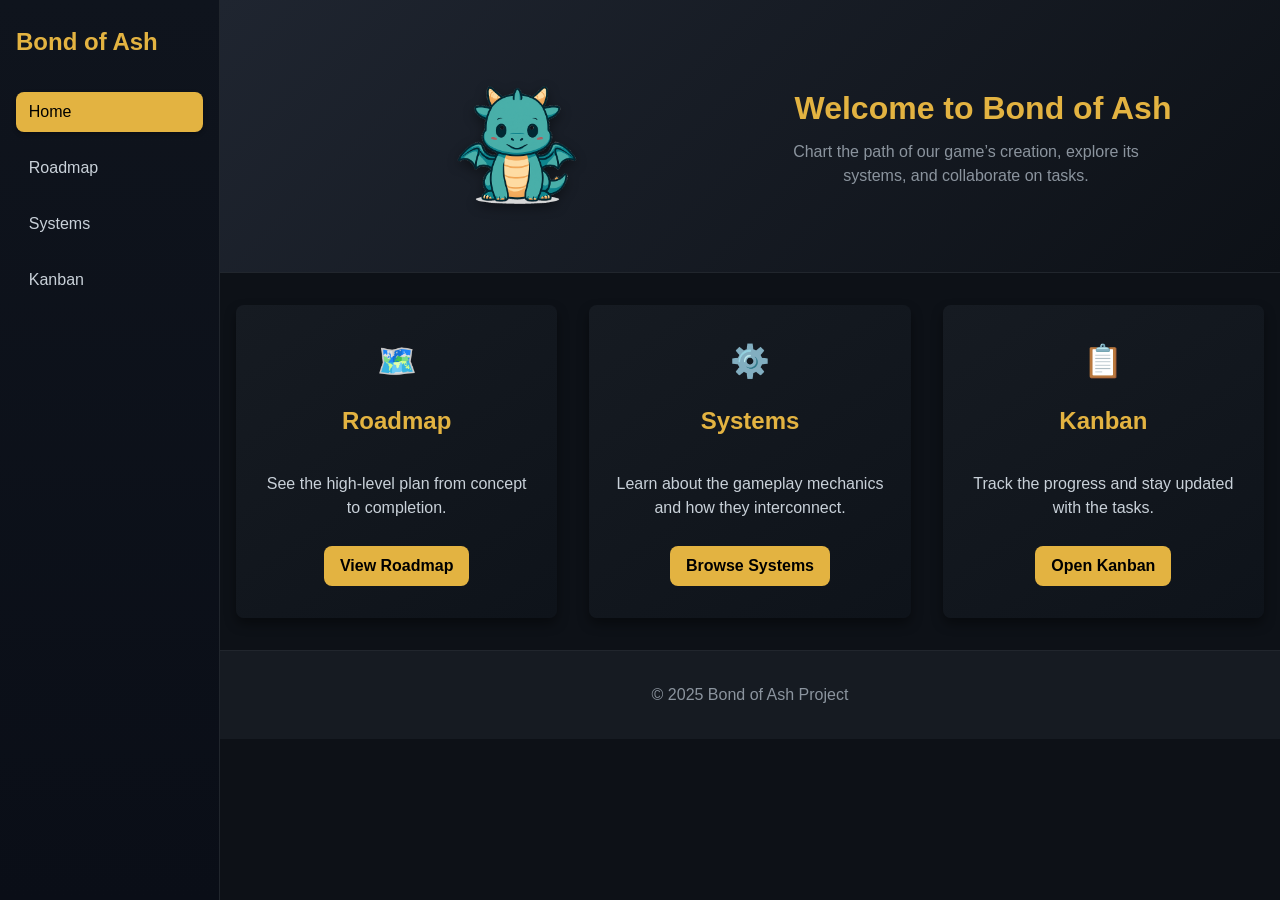
<file: index.html>
<!DOCTYPE html>
<html lang="en">
<head>
  <meta charset="UTF-8" />
  <meta name="viewport" content="width=device-width, initial-scale=1.0" />
  <title>Bond of Ash – Home</title>
  <link rel="stylesheet" href="style.css" />
</head>
<body>
  <nav class="sidebar">
    <div class="logo">Bond of Ash</div>
    <ul class="nav-links">
      <li><a href="index.html" class="active">Home</a></li>
      <li><a href="roadmap.html">Roadmap</a></li>
      <li><a href="functions.html">Systems</a></li>
      <li><a href="board.html">Kanban</a></li>
    </ul>
  </nav>
  <div class="content">
    <header class="hero home-hero">
      <div class="hero-grid">
        <div class="hero-image-wrapper">
          <img src="images/baby_dragon_transparent.png" alt="Baby Dragon Logo" class="logo-img" />
        </div>
        <div class="hero-text">
          <h1>Welcome to Bond of Ash</h1>
          <p>Chart the path of our game’s creation, explore its systems, and collaborate on tasks.</p>
        </div>
      </div>
    </header>
    <main class="container cards-container">
      <div class="option-card">
        <div class="option-icon">🗺️</div>
        <h2>Roadmap</h2>
        <p>See the high‑level plan from concept to completion.</p>
        <a href="roadmap.html" class="btn">View Roadmap</a>
      </div>
      <div class="option-card">
        <div class="option-icon">⚙️</div>
        <h2>Systems</h2>
        <p>Learn about the gameplay mechanics and how they interconnect.</p>
        <a href="functions.html" class="btn">Browse Systems</a>
      </div>
      <div class="option-card">
        <div class="option-icon">📋</div>
        <h2>Kanban</h2>
        <p>Track the progress and stay updated with the tasks.</p>
        <a href="board.html" class="btn">Open Kanban</a>
      </div>
    </main>
    <footer>
      <p>&copy; 2025 Bond of Ash Project</p>
    </footer>
  </div>
</body>
</html>
</file>
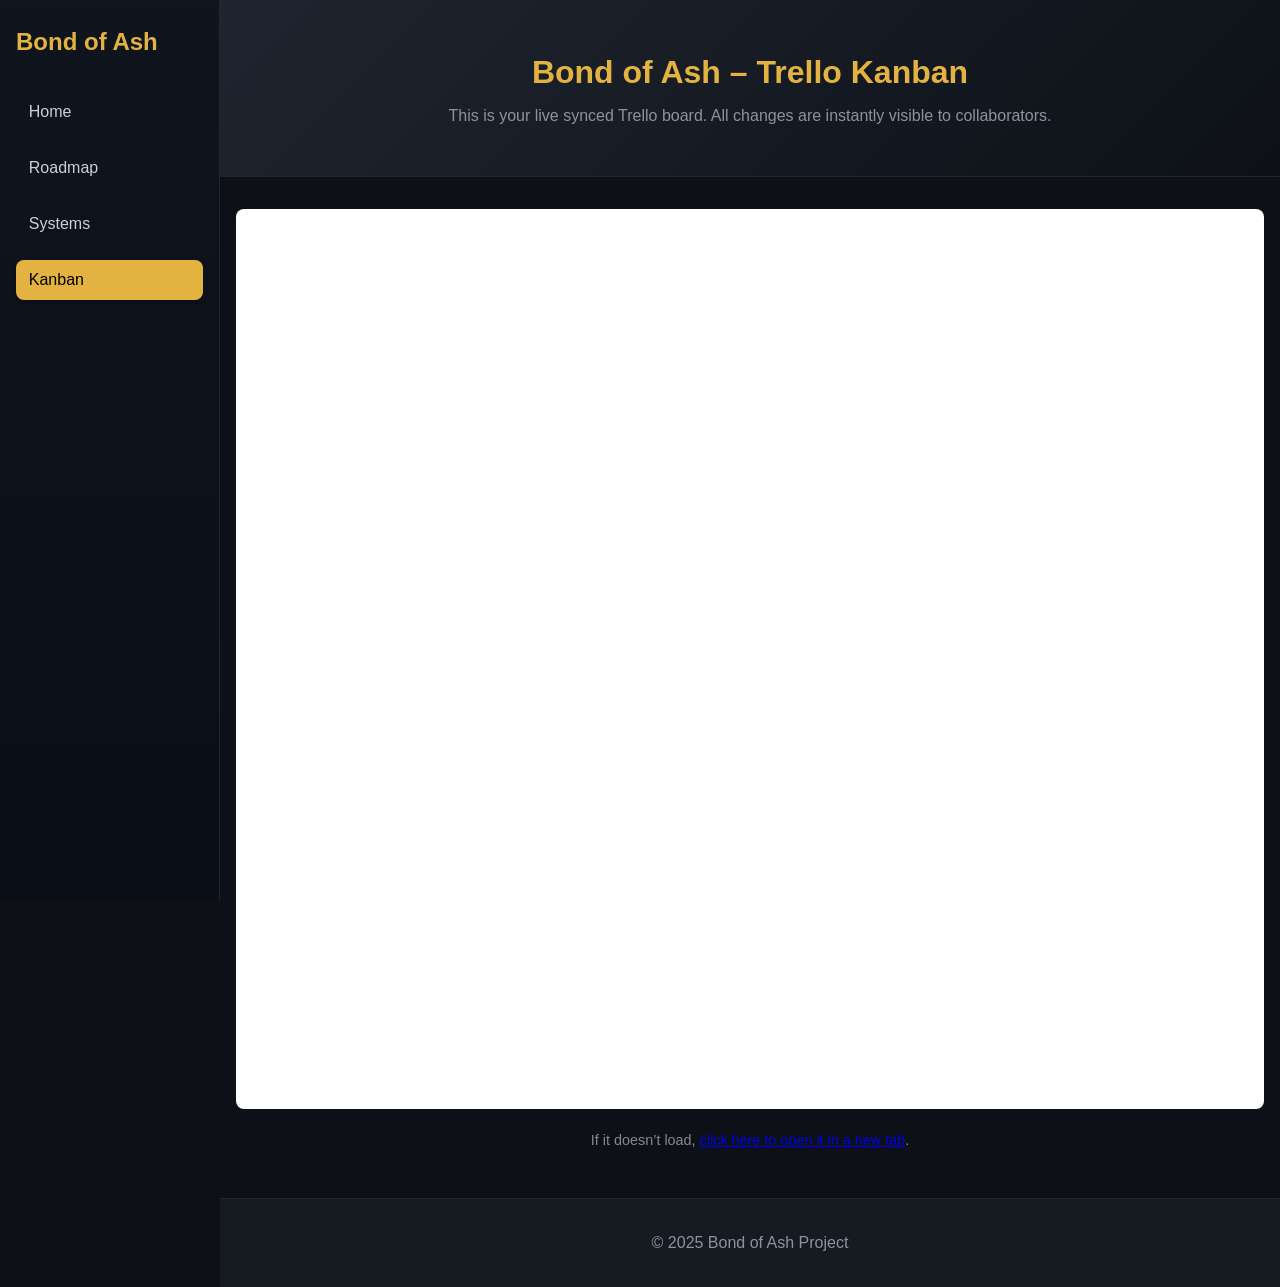
<file: board.html>
<!DOCTYPE html>
<html lang="en">
<head>
  <meta charset="UTF-8" />
  <meta name="viewport" content="width=device-width, initial-scale=1.0" />
  <title>Bond of Ash – Kanban Board</title>
  <link rel="stylesheet" href="style.css" />
</head>
<body>
  <nav class="sidebar">
    <div class="logo">Bond of Ash</div>
    <ul class="nav-links">
      <li><a href="index.html">Home</a></li>
      <li><a href="roadmap.html">Roadmap</a></li>
      <li><a href="functions.html">Systems</a></li>
      <li><a href="board.html" class="active">Kanban</a></li>
    </ul>
  </nav>
  <div class="content">
    <header class="hero">
      <h1>Bond of Ash – Trello Kanban</h1>
      <p>This is your live synced Trello board. All changes are instantly visible to collaborators.</p>
    </header>
    <main class="container full-board-container">
      <iframe
        src="https://trello.com/b/y08V7NnP.html"
        width="100%"
        height="900"
        frameborder="0"
        style="border-radius: 8px; background: #fff;">
      </iframe>
      <p style="color:#888;font-size:0.9rem;text-align:center;">
        If it doesn’t load, <a href="https://trello.com/b/y08V7NnP/bond-of-ash-kanban" target="_blank">click here to open it in a new tab</a>.
      </p>
    </main>
    <footer>
      <p>&copy; 2025 Bond of Ash Project</p>
    </footer>
  </div>
</body>
</html>
</file>
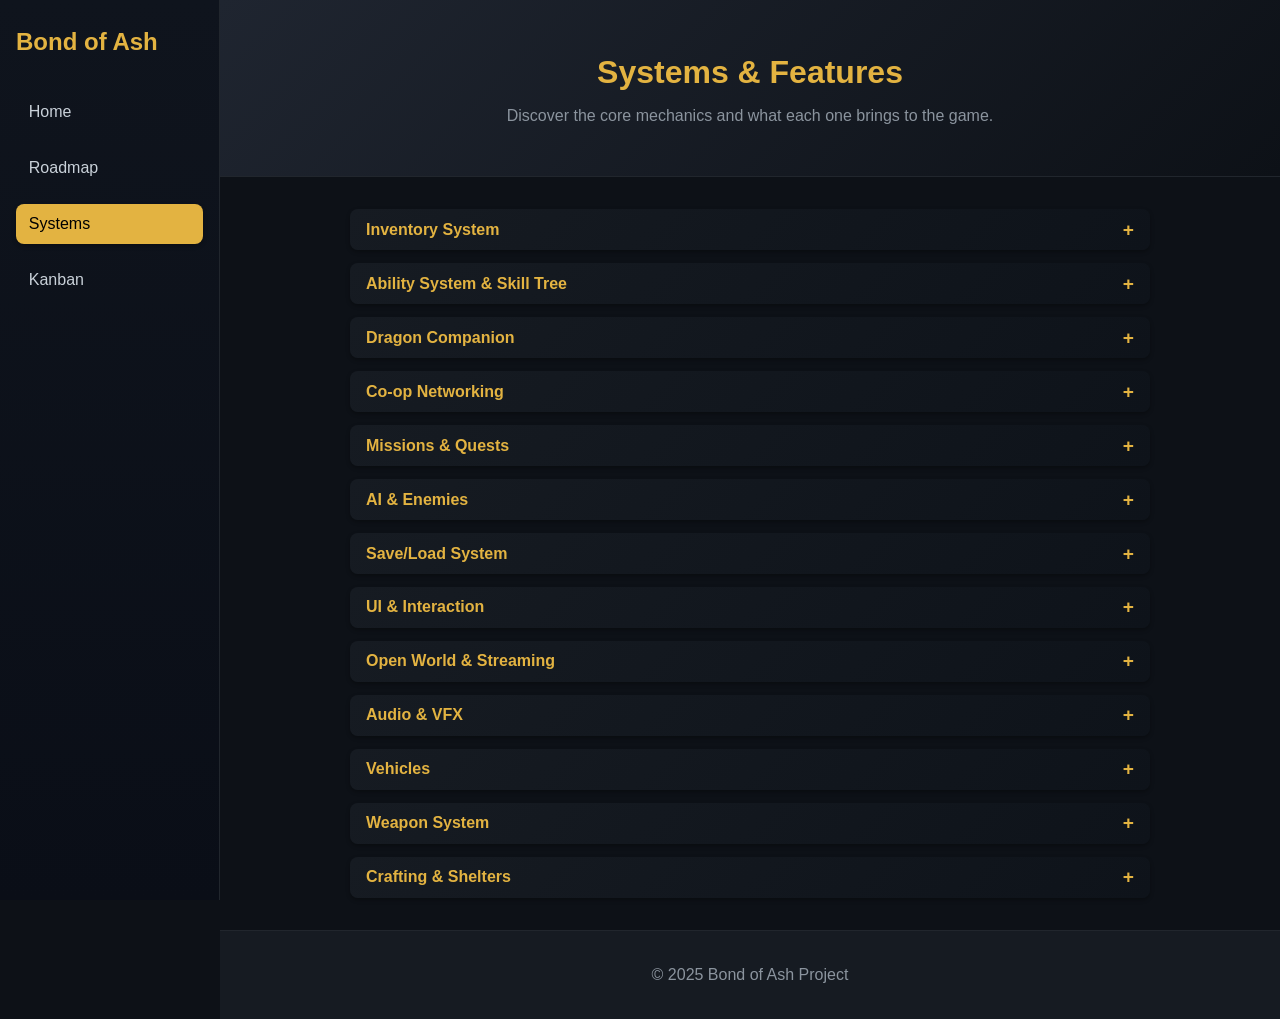
<file: functions.html>
<!DOCTYPE html>
<html lang="en">
<head>
  <meta charset="UTF-8" />
  <meta name="viewport" content="width=device-width, initial-scale=1.0" />
  <title>Bond of Ash – Systems Overview</title>
  <link rel="stylesheet" href="style.css" />
</head>
<body>
  <nav class="sidebar">
    <div class="logo">Bond of Ash</div>
    <ul class="nav-links">
      <li><a href="index.html">Home</a></li>
      <li><a href="roadmap.html">Roadmap</a></li>
      <li><a href="functions.html" class="active">Systems</a></li>
      <li><a href="board.html">Kanban</a></li>
    </ul>
  </nav>
  <div class="content">
    <header class="hero">
      <h1>Systems &amp; Features</h1>
      <p>Discover the core mechanics and what each one brings to the game.</p>
    </header>
    <main class="container">
      <div class="accordion-wrapper">
      <div class="accordion-wrapper">
        <div class="accordion" id="systemsAccordion">
      <div class="accordion-item">
        <button class="accordion-header">Inventory System</button>
        <div class="accordion-content">
          <p>Stores items collected by players using arrays or a data table. Includes equipment slots, quick-access bar, sorting filters, and sync across multiplayer sessions.</p>
        </div>
        </div>
        <div class="accordion-item">
        <button class="accordion-header">Ability System &amp; Skill Tree</button>
        <div class="accordion-content">
          <p>Employ Unreal’s Gameplay Ability System (GAS) to handle abilities, attributes, cooldowns, and statuses. Create a skill tree that players unlock over time, connecting to character progression and the dragon’s growth.</p>
        </div>
      </div>
      <div class="accordion-item">
        <button class="accordion-header">Dragon Companion</button>
        <div class="accordion-content">
          <p>Implement an AI-driven companion that hatches from an egg and evolves as the story progresses. Manage hunger, fear, and bonding mechanics. Integrate with the ability system for dragon attacks and defenses.</p>
        </div>
      </div>
      <div class="accordion-item">
        <button class="accordion-header">Co‑op Networking</button>
        <div class="accordion-content">
          <p>Use Unreal’s built-in multiplayer and session management to allow drop-in/out co‑op. Replicate inventory, abilities, and quests. Implement voice chat and emotes for communication.</p>
        </div>
      </div>
      <div class="accordion-item">
        <button class="accordion-header">Missions &amp; Quests</button>
        <div class="accordion-content">
          <p>Create a mission manager that tracks objectives, progress, and rewards. Support branching dialogues and consequences. Integrate with save/load and UI so quests persist across sessions.</p>
        </div>
      </div>
      <div class="accordion-item">
        <button class="accordion-header">AI &amp; Enemies</button>
        <div class="accordion-content">
          <p>Design enemy behaviour trees, perception, combat AI, and pathfinding. Include different enemy types such as cultists, creatures of the ashlands, and mini‑bosses.</p>
        </div>
      </div>
      <div class="accordion-item">
        <button class="accordion-header">Save/Load System</button>
        <div class="accordion-content">
          <p>Utilise Unreal’s SaveGame system to persist player progress, inventory, quests, and world state. Implement auto‑save checkpoints and manual saving.</p>
        </div>
      </div>
      <div class="accordion-item">
        <button class="accordion-header">UI &amp; Interaction</button>
        <div class="accordion-content">
          <p>Design intuitive menus, HUD, and dialogue boxes using UMG. Support gamepad and keyboard/mouse controls. Provide visual feedback for items, interactions, and abilities.</p>
        </div>
      </div>
      <div class="accordion-item">
        <button class="accordion-header">Open World &amp; Streaming</button>
        <div class="accordion-content">
          <p>Partition the world into streaming levels, load/unload zones seamlessly, and handle player respawn locations. Implement day/night cycles and environmental events.</p>
        </div>
      </div>
      <div class="accordion-item">
        <button class="accordion-header">Audio &amp; VFX</button>
        <div class="accordion-content">
          <p>Integrate a sound system (FMOD or Wwise), create ambient soundscapes, and design particle effects for spells, dragon fire, weather, and explosions.</p>
        </div>
      </div>
      <div class="accordion-item">
        <button class="accordion-header">Vehicles</button>
        <div class="accordion-content">
          <p>Add drivable carts or vehicles for faster travel. Handle vehicle physics, collisions, and player interactions. Include upgradeable mounts later.</p>
        </div>
      </div>
      <div class="accordion-item">
        <button class="accordion-header">Weapon System</button>
        <div class="accordion-content">
          <p>Create melee and ranged weapons with different stats, upgrades, and combos. Integrate with the ability system for special attacks and weapon abilities.</p>
        </div>
      </div>
      <div class="accordion-item">
        <button class="accordion-header">Crafting &amp; Shelters</button>
        <div class="accordion-content">
          <p>Allow players to collect resources and craft gear, potions, and shelters. Introduce a base‑building mechanic where they construct camps, upgrade structures, and manage resources.</p>
        </div>
      </div>
    </div>
      </div>
    </main>
    <footer>
      <p>&copy; 2025 Bond of Ash Project</p>
    </footer>
  </div>
  <script src="accordion.js"></script>
</body>
</html>
</file>
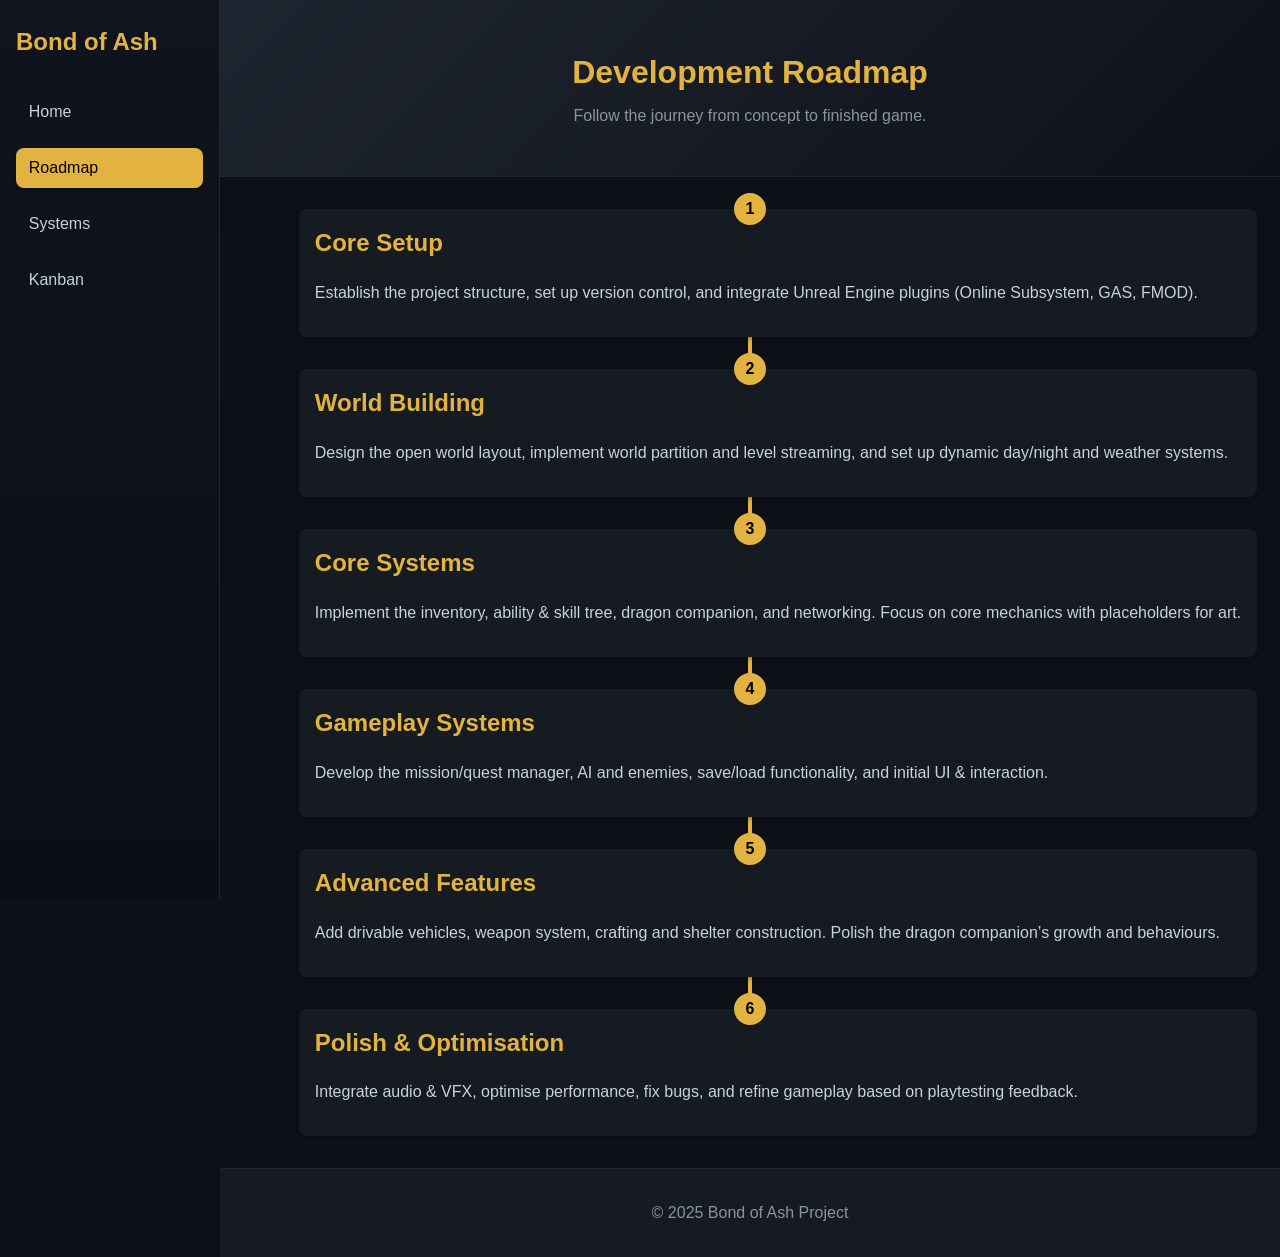
<file: roadmap.html>
<!DOCTYPE html>
<html lang="en">
<head>
  <meta charset="UTF-8" />
  <meta name="viewport" content="width=device-width, initial-scale=1.0" />
  <title>Bond of Ash – Development Roadmap</title>
  <link rel="stylesheet" href="style.css" />
</head>
<body>
  <nav class="sidebar">
    <div class="logo">Bond of Ash</div>
    <ul class="nav-links">
      <li><a href="index.html">Home</a></li>
      <li><a href="roadmap.html" class="active">Roadmap</a></li>
      <li><a href="functions.html">Systems</a></li>
      <li><a href="board.html">Kanban</a></li>
    </ul>
  </nav>
  <div class="content">
    <header class="hero">
      <h1>Development Roadmap</h1>
      <p>Follow the journey from concept to finished game.</p>
    </header>
    <main class="container">
      <section class="timeline">
      <div class="timeline-item">
        <div class="timeline-icon">1</div>
        <div class="timeline-content">
          <h2>Core Setup</h2>
          <p>Establish the project structure, set up version control, and integrate Unreal Engine plugins (Online Subsystem, GAS, FMOD).</p>
        </div>
      </div>
      <div class="timeline-item">
        <div class="timeline-icon">2</div>
        <div class="timeline-content">
          <h2>World Building</h2>
          <p>Design the open world layout, implement world partition and level streaming, and set up dynamic day/night and weather systems.</p>
        </div>
      </div>
      <div class="timeline-item">
        <div class="timeline-icon">3</div>
        <div class="timeline-content">
          <h2>Core Systems</h2>
          <p>Implement the inventory, ability &amp; skill tree, dragon companion, and networking. Focus on core mechanics with placeholders for art.</p>
        </div>
      </div>
      <div class="timeline-item">
        <div class="timeline-icon">4</div>
        <div class="timeline-content">
          <h2>Gameplay Systems</h2>
          <p>Develop the mission/quest manager, AI and enemies, save/load functionality, and initial UI &amp; interaction.</p>
        </div>
      </div>
      <div class="timeline-item">
        <div class="timeline-icon">5</div>
        <div class="timeline-content">
          <h2>Advanced Features</h2>
          <p>Add drivable vehicles, weapon system, crafting and shelter construction. Polish the dragon companion’s growth and behaviours.</p>
        </div>
      </div>
      <div class="timeline-item">
        <div class="timeline-icon">6</div>
        <div class="timeline-content">
          <h2>Polish &amp; Optimisation</h2>
          <p>Integrate audio &amp; VFX, optimise performance, fix bugs, and refine gameplay based on playtesting feedback.</p>
        </div>
      </div>
      </section>
    </main>
    <footer>
      <p>&copy; 2025 Bond of Ash Project</p>
    </footer>
  </div>
</body>
</html>
</file>
<file: style.css>
/* Global styling */
:root {
  --bg: #0d1117;
  --card-bg: #161b22;
  --accent: #e3b341;
  --text: #c9d1d9;
  --muted: #8b949e;
  --radius: 8px;
}

* {
  box-sizing: border-box;
}

body {
  margin: 0;
  font-family: 'Segoe UI', Tahoma, Geneva, Verdana, sans-serif;
  background-color: var(--bg);
  color: var(--text);
  line-height: 1.5;
}

/* Sidebar navigation */
.sidebar {
  position: fixed;
  top: 0;
  left: 0;
  width: 220px;
  height: 100vh;
  background: linear-gradient(180deg, #0f141d, #0a0e17);
  border-right: 1px solid #21262d;
  display: flex;
  flex-direction: column;
  padding: 1.5rem 1rem;
  z-index: 1000;
}

.sidebar .logo {
  font-size: 1.5rem;
  font-weight: bold;
  color: var(--accent);
  margin-bottom: 2rem;
}

.sidebar .nav-links {
  list-style: none;
  padding: 0;
  margin: 0;
  display: flex;
  flex-direction: column;
  gap: 1rem;
}

.sidebar .nav-links li {
  margin: 0;
}

.sidebar .nav-links a {
  text-decoration: none;
  color: var(--text);
  padding: 0.5rem 0.8rem;
  border-radius: var(--radius);
  display: block;
  transition: background-color 0.2s;
}

.sidebar .nav-links a:hover,
.sidebar .nav-links a.active {
  background: var(--accent);
  color: #000;
}

/* Content area for pages */
.content {
  margin-left: 220px;
  min-height: 100vh;
  display: flex;
  flex-direction: column;
}

/* Allow certain containers to span full width */
.full-board-container {
  max-width: 100%;
  width: 100%;
  margin-left: 0;
  margin-right: 0;
}

.logo {
  font-size: 1.3rem;
  font-weight: bold;
  color: var(--accent);
}

.nav-links {
  list-style: none;
  display: flex;
  margin: 0;
  padding: 0;
}

.nav-links li {
  margin-left: 1.2rem;
}

.nav-links a {
  text-decoration: none;
  color: var(--text);
  padding: 0.3rem 0.6rem;
  border-radius: var(--radius);
  transition: background-color 0.2s;
}

.nav-links a:hover,
.nav-links a.active {
  background-color: var(--accent);
  color: #000;
  box-shadow: 0 2px 4px rgba(0,0,0,0.3);
}

.hero {
  padding: 3rem 1.5rem 2rem;
  text-align: center;
  background-image: linear-gradient(135deg, #1f2530 0%, #0d1117 100%);
  border-bottom: 1px solid #21262d;
  position: relative;
}

/* Add subtle radial glow behind hero */
.hero::before {
  content: "";
  position: absolute;
  top: 50%;
  left: 50%;
  transform: translate(-50%, -50%);
  width: 80%;
  height: 80%;
  background: radial-gradient(circle at center, rgba(227, 179, 65, 0.15), transparent 70%);
  z-index: -1;
}

/* Home hero specific styling */
/* Home hero adjustments */
.home-hero {
  padding-top: 4rem;
  padding-bottom: 3rem;
}

.hero-grid {
  display: grid;
  gap: 2rem;
  grid-template-columns: 1fr 1fr;
  align-items: center;
  max-width: 900px;
  margin: 0 auto;
}

.hero-image-wrapper {
  position: relative;
  display: flex;
  justify-content: center;
  align-items: center;
}

.hero-image-wrapper::before {
  content: "";
  position: absolute;
  width: 200px;
  height: 200px;
  border-radius: 50%;
  background: radial-gradient(circle at center, rgba(227, 179, 65, 0.3), rgba(227, 179, 65, 0.05) 70%, transparent 100%);
  z-index: -1;
}

.logo-img {
  width: 160px;
  height: auto;
  filter: drop-shadow(0 4px 6px rgba(0, 0, 0, 0.4));
}

.hero-text h1 {
  font-size: 2.5rem;
}

.hero-text p {
  color: var(--muted);
  max-width: 400px;
  margin: 1rem 0;
}

/* Cards on home */
.cards-container {
  display: grid;
  grid-template-columns: repeat(auto-fit, minmax(250px, 1fr));
  gap: 2rem;
  margin-top: 3rem;
}

.option-card {
  background: linear-gradient(145deg, #161b22 0%, #0e131a 100%);
  border-radius: var(--radius);
  padding: 2rem 1.5rem;
  text-align: center;
  box-shadow: 0 6px 12px rgba(0, 0, 0, 0.4);
  display: flex;
  flex-direction: column;
  align-items: center;
  gap: 0.6rem;
  transition: transform 0.25s ease, box-shadow 0.25s ease;
}

.option-card:hover {
  transform: translateY(-6px) scale(1.02);
  box-shadow: 0 10px 20px rgba(0, 0, 0, 0.5);
}

.option-icon {
  font-size: 2rem;
  margin-bottom: 0.5rem;
}

.option-card h2 {
  color: var(--accent);
  margin: 0 0 0.5rem;
}

.btn {
  display: inline-block;
  padding: 0.5rem 1rem;
  margin-top: auto;
  background: var(--accent);
  color: #000;
  border-radius: var(--radius);
  text-decoration: none;
  font-weight: bold;
  transition: background-color 0.2s;
}

.btn:hover {
  background-color: #cf9a2c;
}

.hero h1 {
  margin: 0;
  font-size: 2rem;
  color: var(--accent);
}

.hero p {
  margin-top: 0.5rem;
  color: var(--muted);
}

.container {
  max-width: 1200px;
  margin: 0 auto;
  padding: 2rem 1rem;
}

/* Timeline styles */
.timeline {
  display: grid;
  grid-template-columns: 1fr;
  gap: 2rem;
  position: relative;
}

.timeline:before {
  content: "";
  position: absolute;
  left: 50%;
  top: 0;
  transform: translateX(-50%);
  width: 4px;
  height: 100%;
  background: var(--accent);
}

.timeline-item {
  display: flex;
  align-items: flex-start;
  position: relative;
  padding-left: 2rem;
}

.timeline-icon {
  position: absolute;
  left: 50%;
  transform: translate(-50%, -50%);
  top: 0;
  width: 2rem;
  height: 2rem;
  background: var(--accent);
  color: #000;
  border-radius: 50%;
  display: flex;
  justify-content: center;
  align-items: center;
  font-weight: bold;
}

.timeline-content {
  background: var(--card-bg);
  padding: 1rem;
  border-radius: var(--radius);
  box-shadow: 0 2px 4px rgba(0, 0, 0, 0.3);
  margin-left: 1.5rem;
  width: 100%;
}

.timeline-content h2 {
  margin-top: 0;
  color: var(--accent);
}

/* Accordion styles */
/* New accordion (systems) */
.accordion {
  display: flex;
  flex-direction: column;
  gap: 0.8rem;
}

/* Center and constrain width of the systems accordion */
.accordion-wrapper {
  max-width: 800px;
  margin: 0 auto;
  width: 100%;
}

.accordion-item {
  background: linear-gradient(135deg, #161b22, #0e131a);
  border-radius: var(--radius);
  box-shadow: 0 2px 4px rgba(0, 0, 0, 0.3);
  overflow: hidden;
}

.accordion-header {
  width: 100%;
  background: transparent;
  border: none;
  color: var(--accent);
  font-weight: bold;
  padding: 0.6rem 1rem;
  font-size: 1rem;
  text-align: left;
  cursor: pointer;
  display: flex;
  justify-content: space-between;
  align-items: center;
}

.accordion-header::after {
  content: '+';
  font-size: 1.2rem;
  transition: transform 0.2s;
}

.accordion-item.active .accordion-header::after {
  transform: rotate(45deg);
}

.accordion-content {
  max-height: 0;
  overflow: hidden;
  padding: 0 1rem;
  background: #0e131a;
  color: var(--text);
  transition: max-height 0.3s ease;
}

.accordion-item.active .accordion-content {
  max-height: 300px;
  padding-bottom: 1rem;
}

section.accordion summary::-webkit-details-marker {
  display: none;
}

section.accordion p {
  margin: 0.5rem 0 0;
  color: var(--text);
}

/* Kanban Board styles */
.board-controls {
  display: flex;
  justify-content: center;
  margin-bottom: 1rem;
  gap: 0.5rem;
}

#new-task-input {
  flex: 1;
  padding: 0.5rem 0.8rem;
  border-radius: var(--radius);
  border: 1px solid #31363f;
  background: var(--card-bg);
  color: var(--text);
}

#add-task-btn {
  padding: 0.5rem 1rem;
  border: none;
  border-radius: var(--radius);
  background: var(--accent);
  color: #000;
  cursor: pointer;
  transition: background-color 0.2s;
}

#add-task-btn:hover {
  background: #cf9a2c;
}

.kanban-board {
  display: grid;
  grid-template-columns: repeat(4, 1fr);
  gap: 1rem;
}

.kanban-column {
  background: linear-gradient(135deg, #161b22, #0e131a);
  border-radius: var(--radius);
  padding: 0.5rem;
  box-shadow: 0 2px 4px rgba(0, 0, 0, 0.3);
  min-height: 300px;
  display: flex;
  flex-direction: column;
  border: 1px dashed #2d333b;
  transition: border-color 0.2s;
}

.kanban-column.drag-over {
  border-color: var(--accent);
}

.kanban-column h2 {
  margin: 0 0 0.5rem;
  font-size: 1.1rem;
  color: var(--accent);
  text-align: center;
}

.kanban-list {
  flex: 1;
  min-height: 100px;
}

.kanban-card {
  background: #22272e;
  margin-bottom: 0.5rem;
  padding: 0.5rem 0.8rem;
  border-radius: var(--radius);
  cursor: grab;
  color: var(--text);
  box-shadow: 0 1px 3px rgba(0, 0, 0, 0.2);
}

.kanban-card.dragging {
  opacity: 0.5;
}

footer {
  text-align: center;
  padding: 1rem;
  background: var(--card-bg);
  border-top: 1px solid #21262d;
  color: var(--muted);
}

/* Responsive tweaks */
@media (max-width: 600px) {
  .timeline:before {
    left: 8px;
  }
  .timeline-item {
    padding-left: 2.5rem;
  }
  .timeline-icon {
    left: 8px;
    transform: translateY(-50%);
  }
  .timeline-content {
    margin-left: 0;
  }
}
</file>
